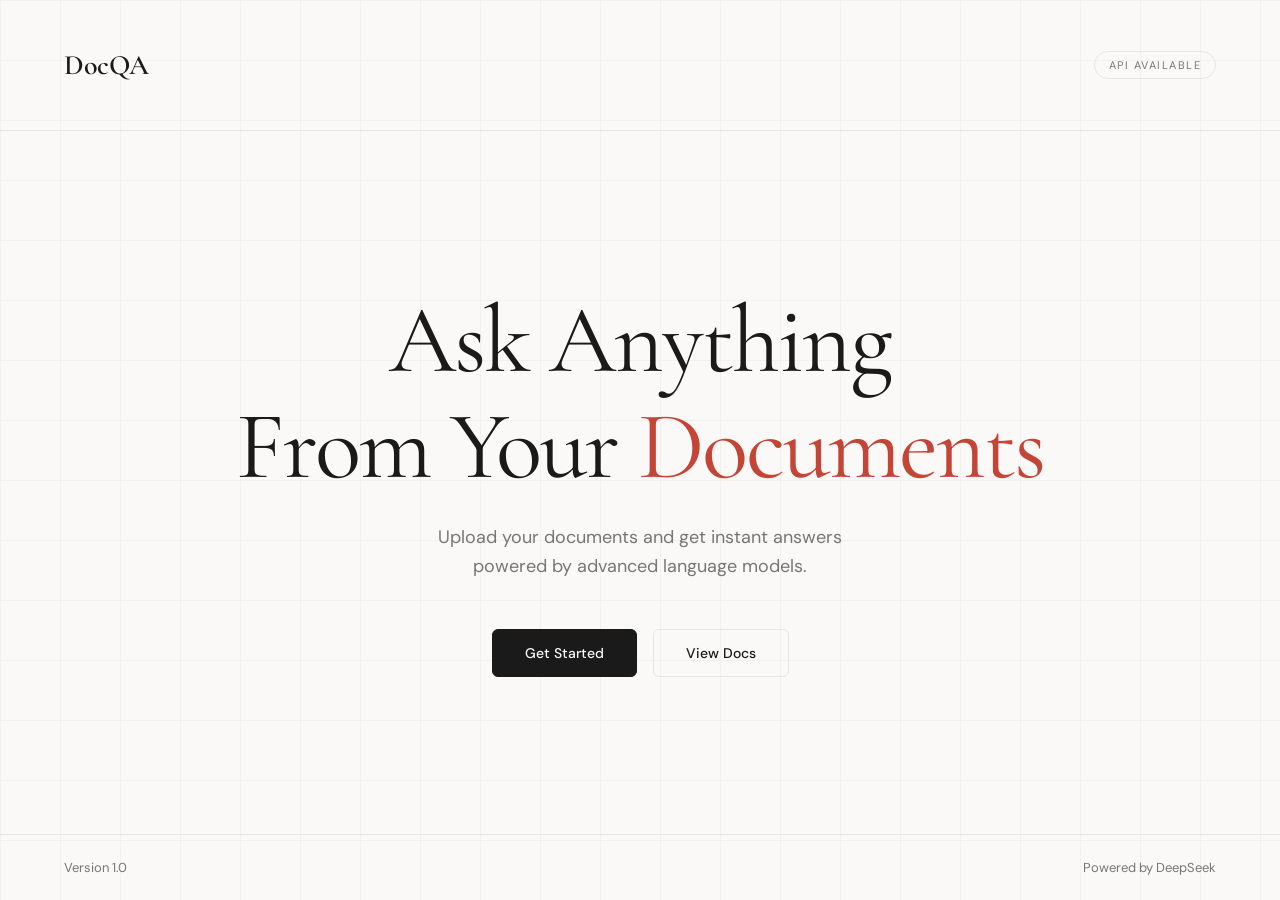
<file: demo/index.html>
<!doctype html>
<html lang="en">
  <head>
    <meta charset="UTF-8" />
    <meta name="viewport" content="width=device-width, initial-scale=1.0" />
    <title>Document QA System</title>
    <link rel="preconnect" href="https://fonts.googleapis.com" />
    <link rel="preconnect" href="https://fonts.gstatic.com" crossorigin />
    <link
      href="https://fonts.googleapis.com/css2?family=Cormorant+Garamond:wght@400;600&family=DM+Sans:wght@400;500&display=swap"
      rel="stylesheet"
    />
    <style>
      :root {
        --bg: #faf9f7;
        --text: #1a1a1a;
        --accent: #c44536;
        --muted: #767676;
        --border: #e5e5e5;
      }
      * {
        margin: 0;
        padding: 0;
        box-sizing: border-box;
      }
      body {
        font-family: "DM Sans", sans-serif;
        background: var(--bg);
        color: var(--text);
        min-height: 100vh;
        display: flex;
        flex-direction: column;
      }
      header {
        padding: 48px 64px;
        border-bottom: 1px solid var(--border);
        display: flex;
        align-items: center;
        justify-content: space-between;
      }
      .logo {
        font-family: "Cormorant Garamond", serif;
        font-size: 28px;
        font-weight: 600;
        letter-spacing: -0.5px;
      }
      .badge {
        font-size: 11px;
        text-transform: uppercase;
        letter-spacing: 1.5px;
        color: var(--muted);
        border: 1px solid var(--border);
        padding: 6px 14px;
        border-radius: 20px;
      }
      main {
        flex: 1;
        display: flex;
        flex-direction: column;
        align-items: center;
        justify-content: center;
        padding: 80px 40px;
        text-align: center;
      }
      h1 {
        font-family: "Cormorant Garamond", serif;
        font-size: clamp(48px, 8vw, 96px);
        font-weight: 400;
        line-height: 1.1;
        letter-spacing: -2px;
        margin-bottom: 24px;
        opacity: 0;
        animation: fadeUp 0.8s ease forwards;
      }
      h1 span {
        color: var(--accent);
      }
      .subtitle {
        font-size: 18px;
        color: var(--muted);
        max-width: 480px;
        line-height: 1.6;
        margin-bottom: 48px;
        opacity: 0;
        animation: fadeUp 0.8s ease 0.15s forwards;
      }
      .cta-group {
        display: flex;
        gap: 16px;
        opacity: 0;
        animation: fadeUp 0.8s ease 0.3s forwards;
      }
      .btn {
        padding: 14px 32px;
        font-size: 14px;
        font-weight: 500;
        border-radius: 6px;
        cursor: pointer;
        transition: all 0.25s ease;
        text-decoration: none;
      }
      .btn-primary {
        background: var(--text);
        color: var(--bg);
        border: 1px solid var(--text);
      }
      .btn-primary:hover {
        background: var(--accent);
        border-color: var(--accent);
        transform: translateY(-2px);
      }
      .btn-secondary {
        background: transparent;
        color: var(--text);
        border: 1px solid var(--border);
      }
      .btn-secondary:hover {
        border-color: var(--text);
      }
      .grid-bg {
        position: fixed;
        top: 0;
        left: 0;
        right: 0;
        bottom: 0;
        background-image:
          linear-gradient(var(--border) 1px, transparent 1px),
          linear-gradient(90deg, var(--border) 1px, transparent 1px);
        background-size: 60px 60px;
        opacity: 0.4;
        pointer-events: none;
        z-index: -1;
      }
      @keyframes fadeUp {
        from {
          opacity: 0;
          transform: translateY(20px);
        }
        to {
          opacity: 1;
          transform: translateY(0);
        }
      }
      footer {
        padding: 24px 64px;
        border-top: 1px solid var(--border);
        display: flex;
        justify-content: space-between;
        font-size: 13px;
        color: var(--muted);
      }
    </style>
  </head>
  <body>
    <div class="grid-bg"></div>
    <header>
      <div class="logo">DocQA</div>
      <div class="badge">API Available</div>
    </header>
    <main>
      <h1>Ask Anything<br />From Your <span>Documents</span></h1>
      <p class="subtitle">
        Upload your documents and get instant answers powered by advanced
        language models.
      </p>
      <div class="cta-group">
        <a href="#" class="btn btn-primary">Get Started</a>
        <a href="#" class="btn btn-secondary">View Docs</a>
      </div>
    </main>
    <footer>
      <span>Version 1.0</span>
      <span>Powered by DeepSeek</span>
    </footer>
  </body>
</html>
</file>
